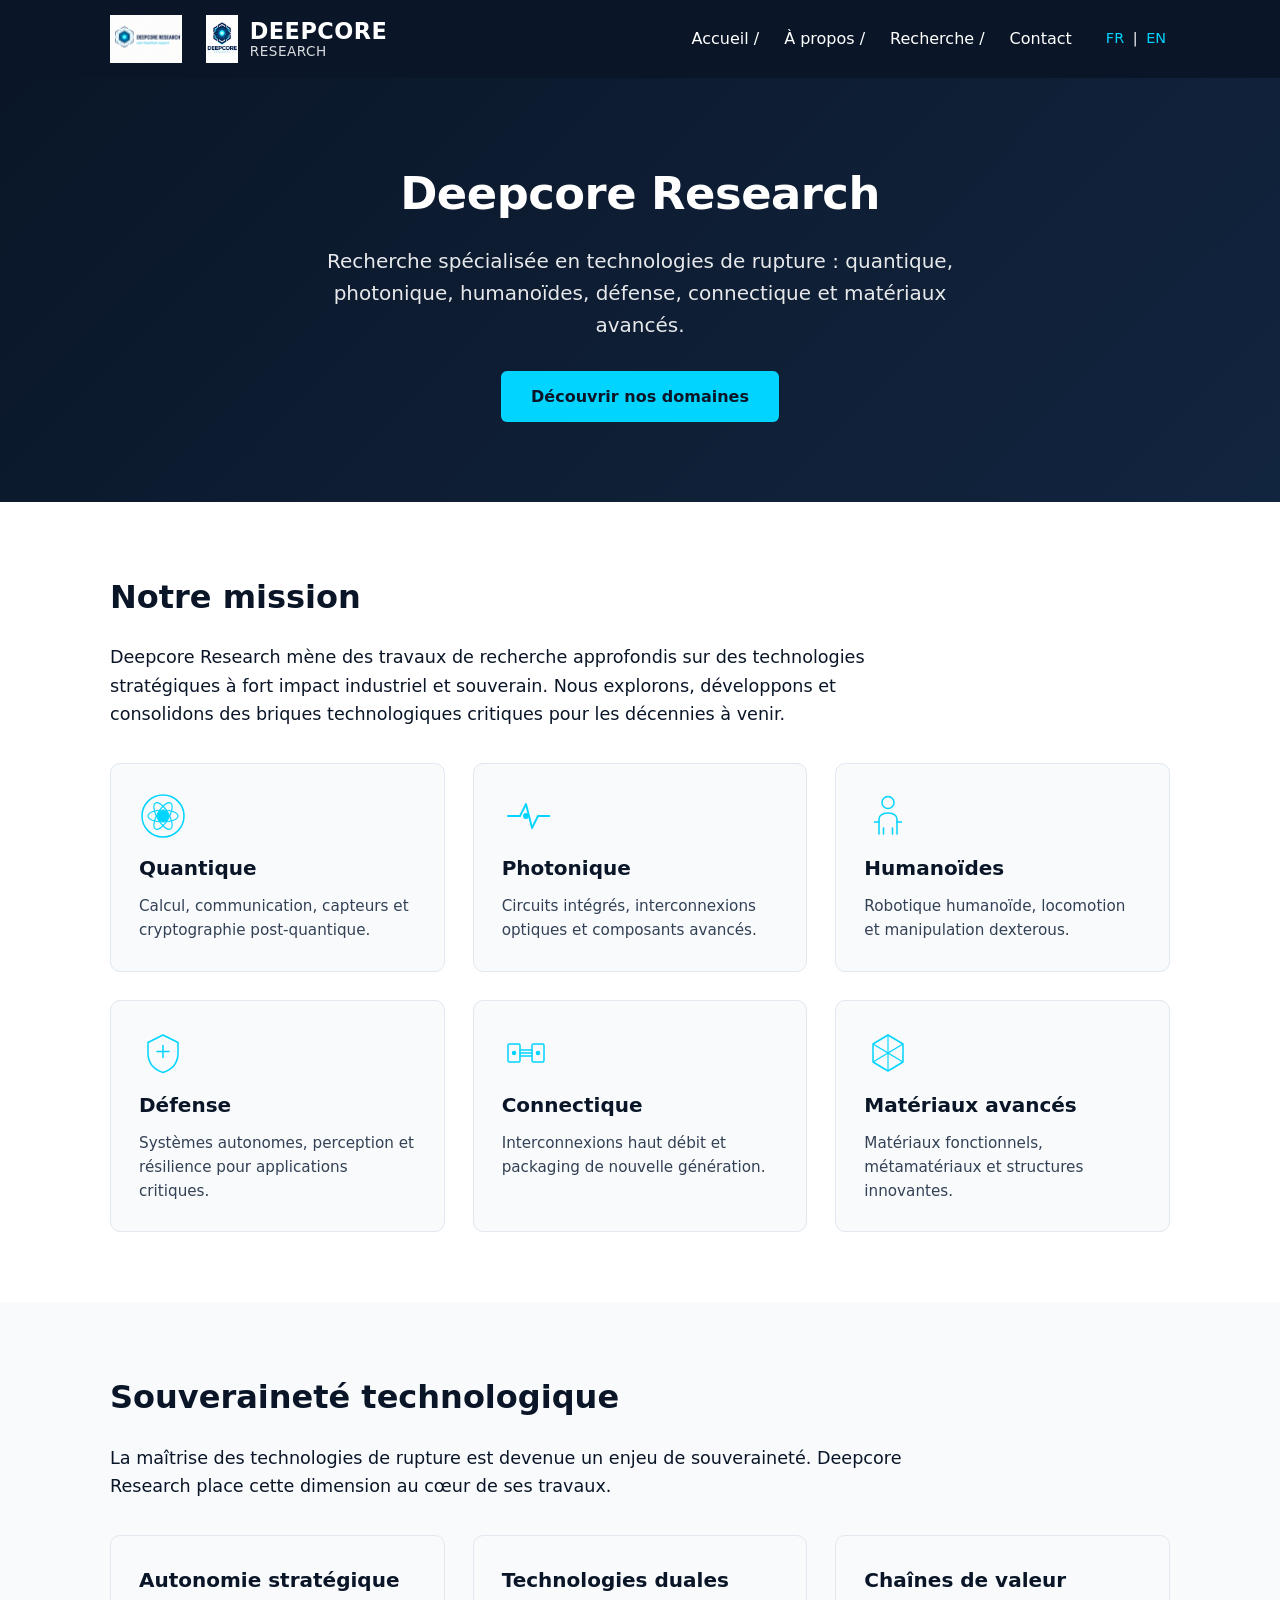
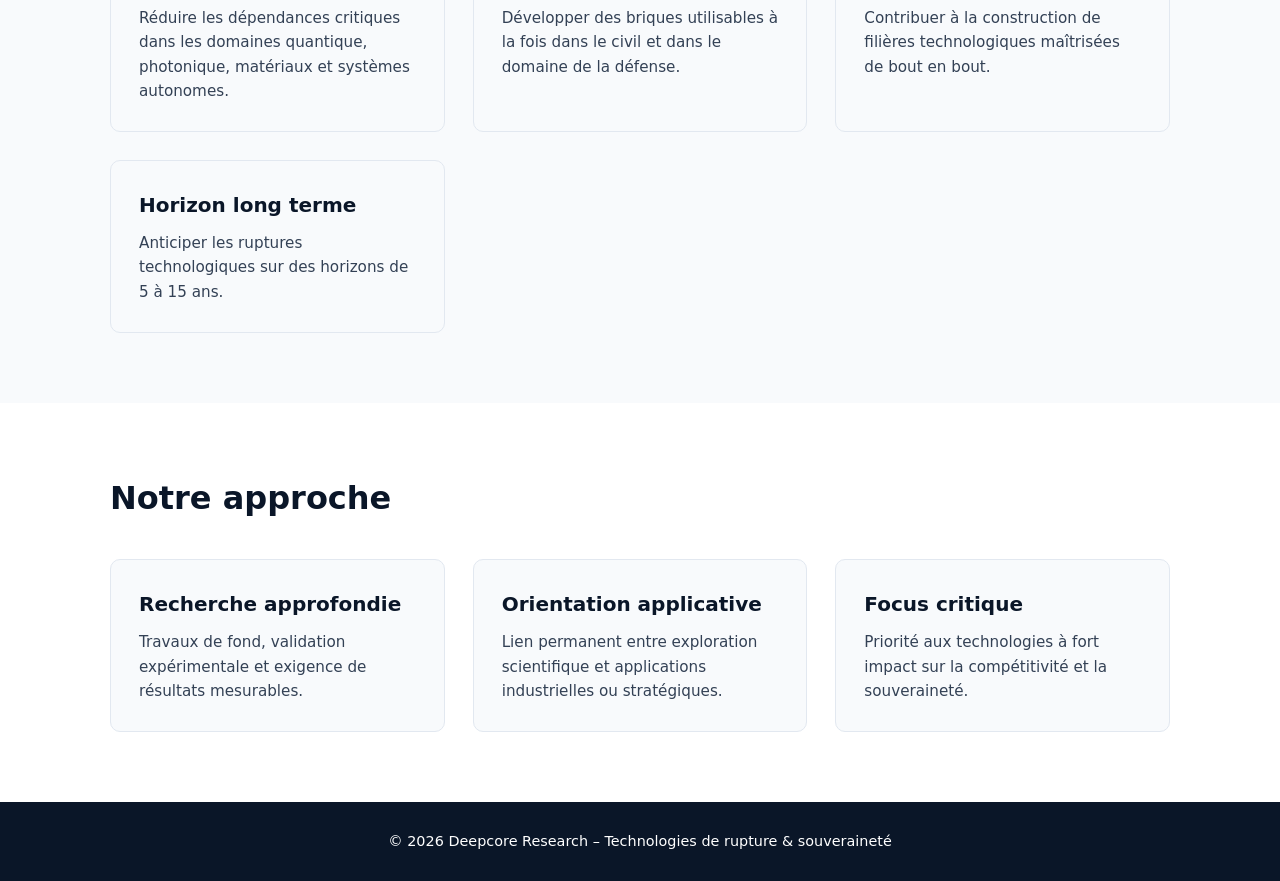
<file: index.html>
<!DOCTYPE html>
<html lang="fr">
<head>
  <meta charset="UTF-8">
  <meta name="viewport" content="width=device-width, initial-scale=1.0">
  <title>Deepcore Research – Technologies de rupture</title>
  <meta name="description" content="Deepcore Research – Recherche spécialisée en technologies de rupture : quantique, photonique, humanoïdes, défense, connectique et matériaux avancés. Souveraineté technologique.">
  <link rel="icon" href="favicon.svg" type="image/svg+xml">
  <link rel="stylesheet" href="css/style.css">
</head>
<body>

  <header>
    <div class="container header-content">
      <a href="index.html" class="logo">
         <img src="images/banniere.png" width="1000" alt="Deepcore Research">
        <p></p>
        <img src="images/logopng.JPG" alt="Deepcore Research">
        <div class="logo-text">
          DEEPCORE
          <span>RESEARCH</span>
        </div>
      </a>
      <nav>
        <a href="index.html">Accueil    /</a>
        <a href="about.html">À propos     /</a>
        <a href="research.html">Recherche    /</a>
        <a href="contact.html">Contact</a>
        <span class="lang-switch">
          <a href="index.html">FR</a> |
          <a href="en/index.html">EN</a>
        </span>
      </nav>
    </div>
  </header>

  <section class="hero">
    <div class="container">
      <h1>Deepcore Research</h1>
      <p>Recherche spécialisée en technologies de rupture : quantique, photonique, humanoïdes, défense, connectique et matériaux avancés.</p>
      <a href="research.html" class="btn">Découvrir nos domaines</a>
    </div>
  </section>

  <section>
    <div class="container">
      <h2>Notre mission</h2>
      <p style="max-width: 800px; margin-bottom: 10px; font-size: 1.1rem;">
        Deepcore Research mène des travaux de recherche approfondis sur des technologies stratégiques à fort impact industriel et souverain. Nous explorons, développons et consolidons des briques technologiques critiques pour les décennies à venir.
      </p>

      <div class="grid">
        <div class="card card-with-icon">
          <img src="images/icons/quantum.svg" alt="Quantique" class="card-icon">
          <h3>Quantique</h3>
          <p>Calcul, communication, capteurs et cryptographie post-quantique.</p>
        </div>
        <div class="card card-with-icon">
          <img src="images/icons/photonics.svg" alt="Photonique" class="card-icon">
          <h3>Photonique</h3>
          <p>Circuits intégrés, interconnexions optiques et composants avancés.</p>
        </div>
        <div class="card card-with-icon">
          <img src="images/icons/humanoids.svg" alt="Humanoïdes" class="card-icon">
          <h3>Humanoïdes</h3>
          <p>Robotique humanoïde, locomotion et manipulation dexterous.</p>
        </div>
        <div class="card card-with-icon">
          <img src="images/icons/defense.svg" alt="Défense" class="card-icon">
          <h3>Défense</h3>
          <p>Systèmes autonomes, perception et résilience pour applications critiques.</p>
        </div>
        <div class="card card-with-icon">
          <img src="images/icons/interconnects.svg" alt="Connectique" class="card-icon">
          <h3>Connectique</h3>
          <p>Interconnexions haut débit et packaging de nouvelle génération.</p>
        </div>
        <div class="card card-with-icon">
          <img src="images/icons/materials.svg" alt="Matériaux avancés" class="card-icon">
          <h3>Matériaux avancés</h3>
          <p>Matériaux fonctionnels, métamatériaux et structures innovantes.</p>
        </div>
      </div>
    </div>
  </section>

  <section style="background: #f8fafc;">
    <div class="container">
      <h2>Souveraineté technologique</h2>
      <p style="max-width: 800px; margin-bottom: 10px; font-size: 1.1rem;">
        La maîtrise des technologies de rupture est devenue un enjeu de souveraineté. Deepcore Research place cette dimension au cœur de ses travaux.
      </p>

      <div class="grid">
        <div class="card">
          <h3>Autonomie stratégique</h3>
          <p>Réduire les dépendances critiques dans les domaines quantique, photonique, matériaux et systèmes autonomes.</p>
        </div>
        <div class="card">
          <h3>Technologies duales</h3>
          <p>Développer des briques utilisables à la fois dans le civil et dans le domaine de la défense.</p>
        </div>
        <div class="card">
          <h3>Chaînes de valeur</h3>
          <p>Contribuer à la construction de filières technologiques maîtrisées de bout en bout.</p>
        </div>
        <div class="card">
          <h3>Horizon long terme</h3>
          <p>Anticiper les ruptures technologiques sur des horizons de 5 à 15 ans.</p>
        </div>
      </div>
    </div>
  </section>

  <section>
    <div class="container">
      <h2>Notre approche</h2>
      <div class="grid">
        <div class="card">
          <h3>Recherche approfondie</h3>
          <p>Travaux de fond, validation expérimentale et exigence de résultats mesurables.</p>
        </div>
        <div class="card">
          <h3>Orientation applicative</h3>
          <p>Lien permanent entre exploration scientifique et applications industrielles ou stratégiques.</p>
        </div>
        <div class="card">
          <h3>Focus critique</h3>
          <p>Priorité aux technologies à fort impact sur la compétitivité et la souveraineté.</p>
        </div>
      </div>
    </div>
  </section>

  <footer>
    <div class="container">
      <p>© 2026 Deepcore Research – Technologies de rupture & souveraineté</p>
    </div>
  </footer>

</body>
</html>
</file>
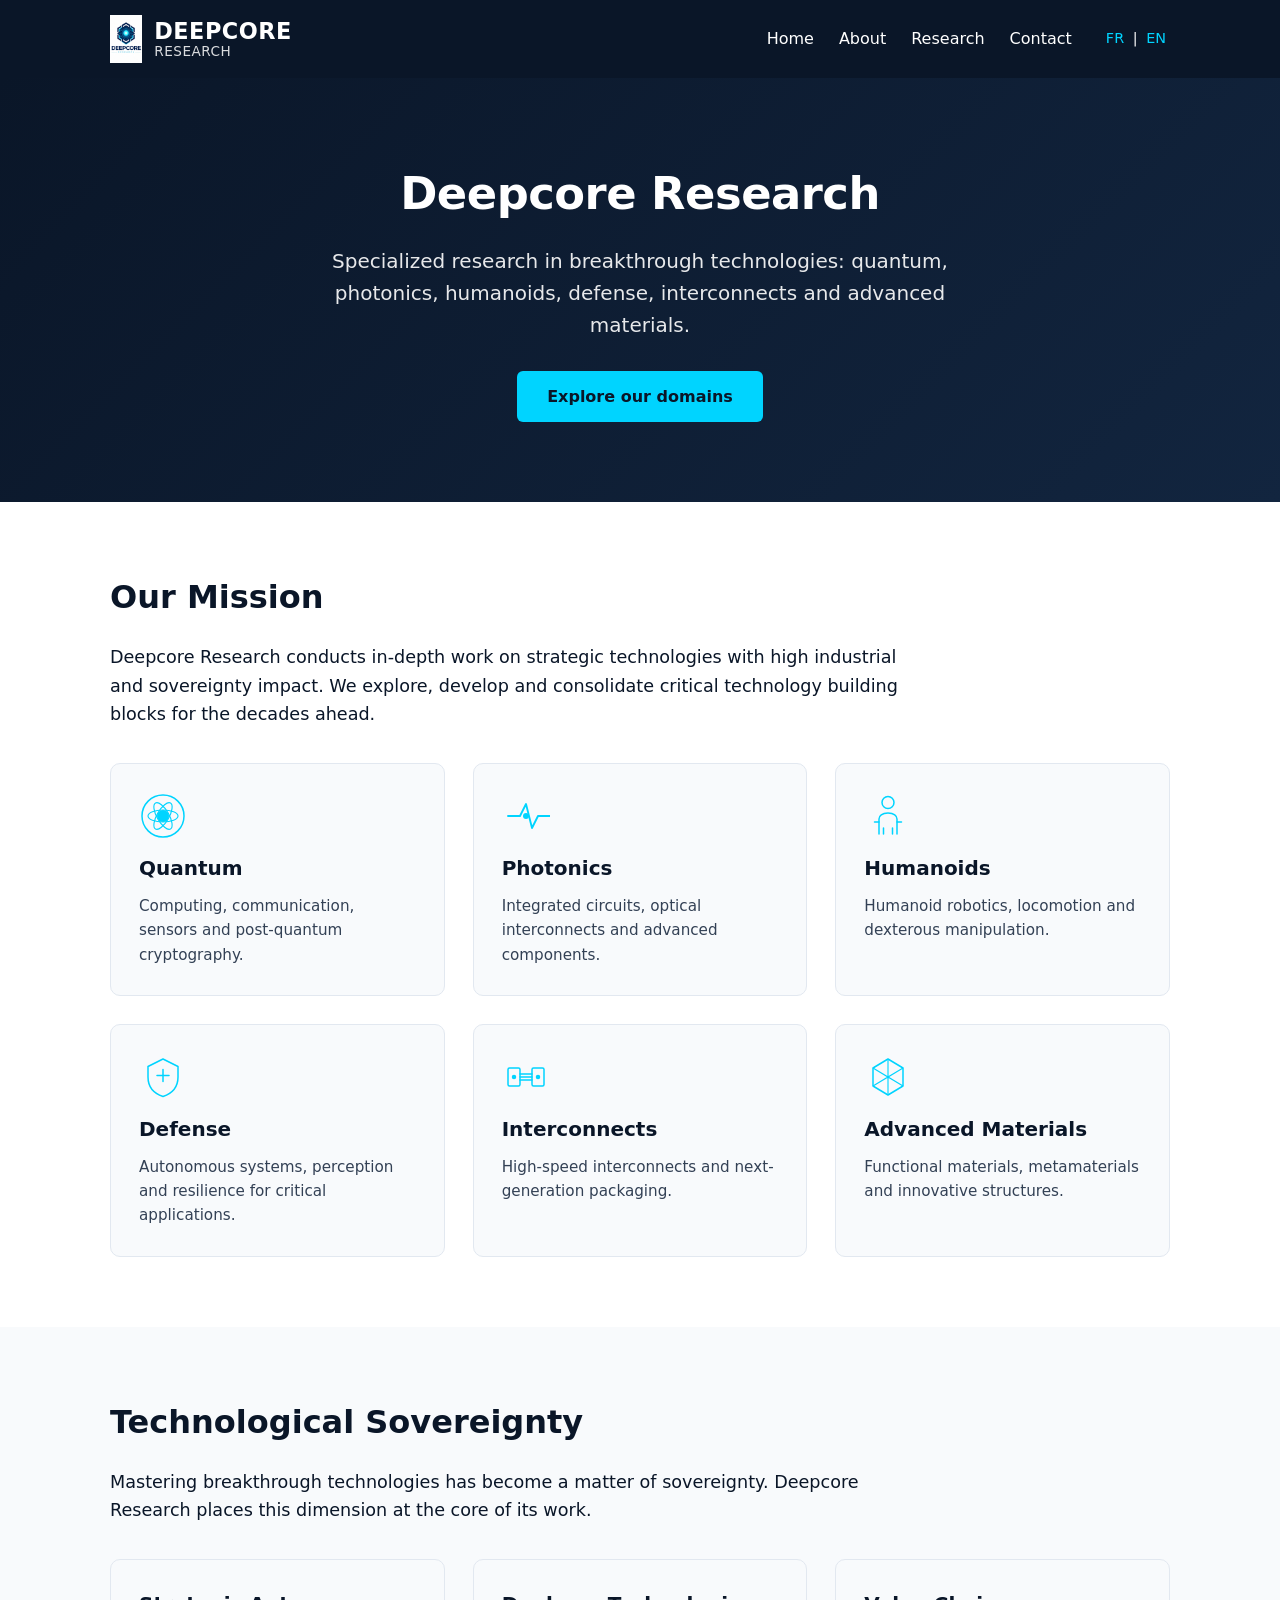
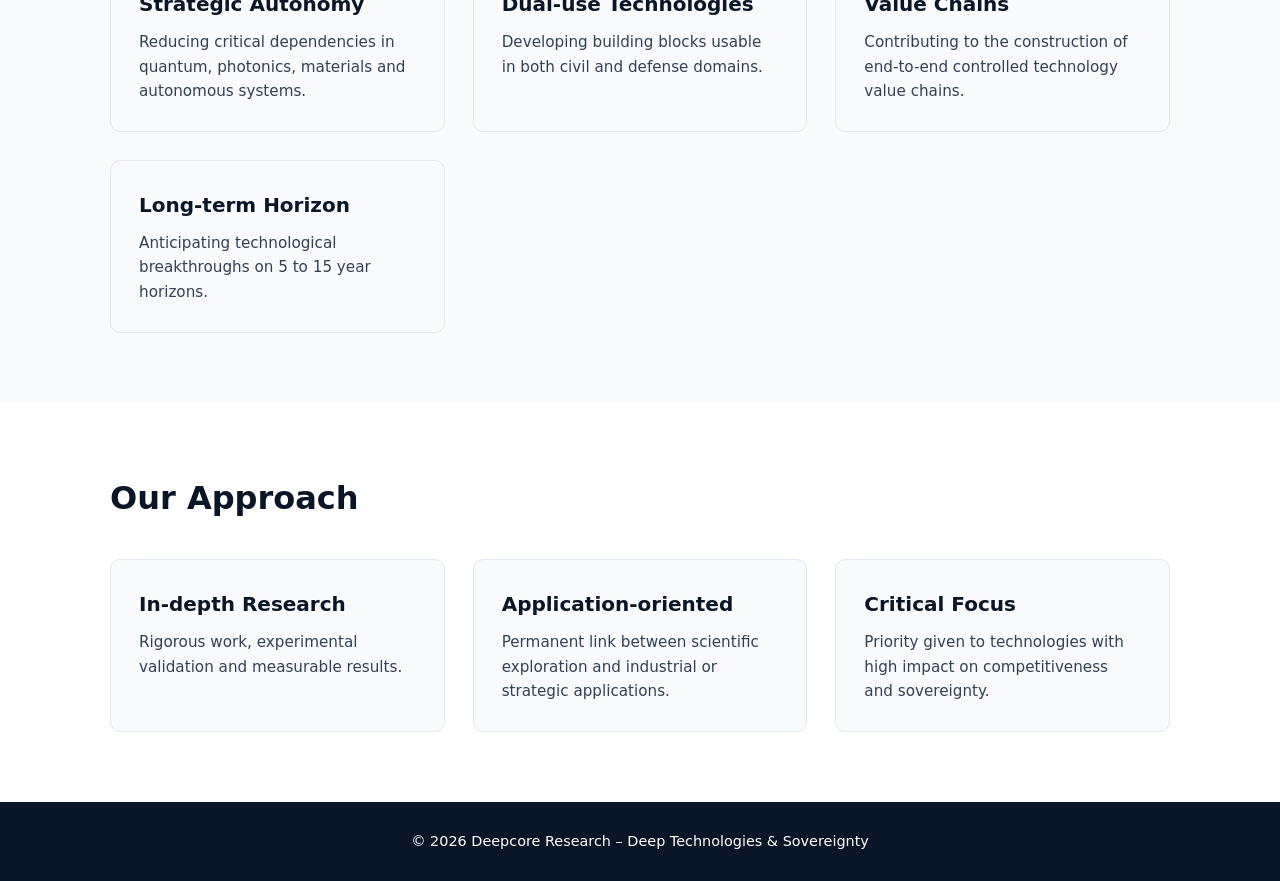
<file: en/index.html>
<!DOCTYPE html>
<html lang="en">
<head>
  <meta charset="UTF-8">
  <meta name="viewport" content="width=device-width, initial-scale=1.0">
  <title>Deepcore Research – Deep Technologies</title>
  <meta name="description" content="Deepcore Research – Specialized research in breakthrough technologies: quantum, photonics, humanoids, defense, interconnects and advanced materials. Technological sovereignty.">
  <link rel="icon" href="../favicon.svg" type="image/svg+xml">
  <link rel="stylesheet" href="../css/style.css">
</head>
<body>

  <header>
    <div class="container header-content">
      <a href="index.html" class="logo">
        <img src="../images/logopng.JPG" alt="Deepcore Research">
        <div class="logo-text">
          DEEPCORE
          <span>RESEARCH</span>
        </div>
      </a>
      <nav>
        <a href="index.html">Home</a>
        <a href="about.html">About</a>
        <a href="research.html">Research</a>
        <a href="contact.html">Contact</a>
        <span class="lang-switch">
          <a href="../index.html">FR</a> |
          <a href="index.html">EN</a>
        </span>
      </nav>
    </div>
  </header>

  <section class="hero">
    <div class="container">
      <h1>Deepcore Research</h1>
      <p>Specialized research in breakthrough technologies: quantum, photonics, humanoids, defense, interconnects and advanced materials.</p>
      <a href="research.html" class="btn">Explore our domains</a>
    </div>
  </section>

  <section>
    <div class="container">
      <h2>Our Mission</h2>
      <p style="max-width: 800px; margin-bottom: 10px; font-size: 1.1rem;">
        Deepcore Research conducts in-depth work on strategic technologies with high industrial and sovereignty impact. We explore, develop and consolidate critical technology building blocks for the decades ahead.
      </p>

      <div class="grid">
        <div class="card card-with-icon">
          <img src="../images/icons/quantum.svg" alt="Quantum" class="card-icon">
          <h3>Quantum</h3>
          <p>Computing, communication, sensors and post-quantum cryptography.</p>
        </div>
        <div class="card card-with-icon">
          <img src="../images/icons/photonics.svg" alt="Photonics" class="card-icon">
          <h3>Photonics</h3>
          <p>Integrated circuits, optical interconnects and advanced components.</p>
        </div>
        <div class="card card-with-icon">
          <img src="../images/icons/humanoids.svg" alt="Humanoids" class="card-icon">
          <h3>Humanoids</h3>
          <p>Humanoid robotics, locomotion and dexterous manipulation.</p>
        </div>
        <div class="card card-with-icon">
          <img src="../images/icons/defense.svg" alt="Defense" class="card-icon">
          <h3>Defense</h3>
          <p>Autonomous systems, perception and resilience for critical applications.</p>
        </div>
        <div class="card card-with-icon">
          <img src="../images/icons/interconnects.svg" alt="Interconnects" class="card-icon">
          <h3>Interconnects</h3>
          <p>High-speed interconnects and next-generation packaging.</p>
        </div>
        <div class="card card-with-icon">
          <img src="../images/icons/materials.svg" alt="Advanced Materials" class="card-icon">
          <h3>Advanced Materials</h3>
          <p>Functional materials, metamaterials and innovative structures.</p>
        </div>
      </div>
    </div>
  </section>

  <section style="background: #f8fafc;">
    <div class="container">
      <h2>Technological Sovereignty</h2>
      <p style="max-width: 800px; margin-bottom: 10px; font-size: 1.1rem;">
        Mastering breakthrough technologies has become a matter of sovereignty. Deepcore Research places this dimension at the core of its work.
      </p>

      <div class="grid">
        <div class="card">
          <h3>Strategic Autonomy</h3>
          <p>Reducing critical dependencies in quantum, photonics, materials and autonomous systems.</p>
        </div>
        <div class="card">
          <h3>Dual-use Technologies</h3>
          <p>Developing building blocks usable in both civil and defense domains.</p>
        </div>
        <div class="card">
          <h3>Value Chains</h3>
          <p>Contributing to the construction of end-to-end controlled technology value chains.</p>
        </div>
        <div class="card">
          <h3>Long-term Horizon</h3>
          <p>Anticipating technological breakthroughs on 5 to 15 year horizons.</p>
        </div>
      </div>
    </div>
  </section>

  <section>
    <div class="container">
      <h2>Our Approach</h2>
      <div class="grid">
        <div class="card">
          <h3>In-depth Research</h3>
          <p>Rigorous work, experimental validation and measurable results.</p>
        </div>
        <div class="card">
          <h3>Application-oriented</h3>
          <p>Permanent link between scientific exploration and industrial or strategic applications.</p>
        </div>
        <div class="card">
          <h3>Critical Focus</h3>
          <p>Priority given to technologies with high impact on competitiveness and sovereignty.</p>
        </div>
      </div>
    </div>
  </section>

  <footer>
    <div class="container">
      <p>© 2026 Deepcore Research – Deep Technologies & Sovereignty</p>
    </div>
  </footer>

</body>
</html>
</file>
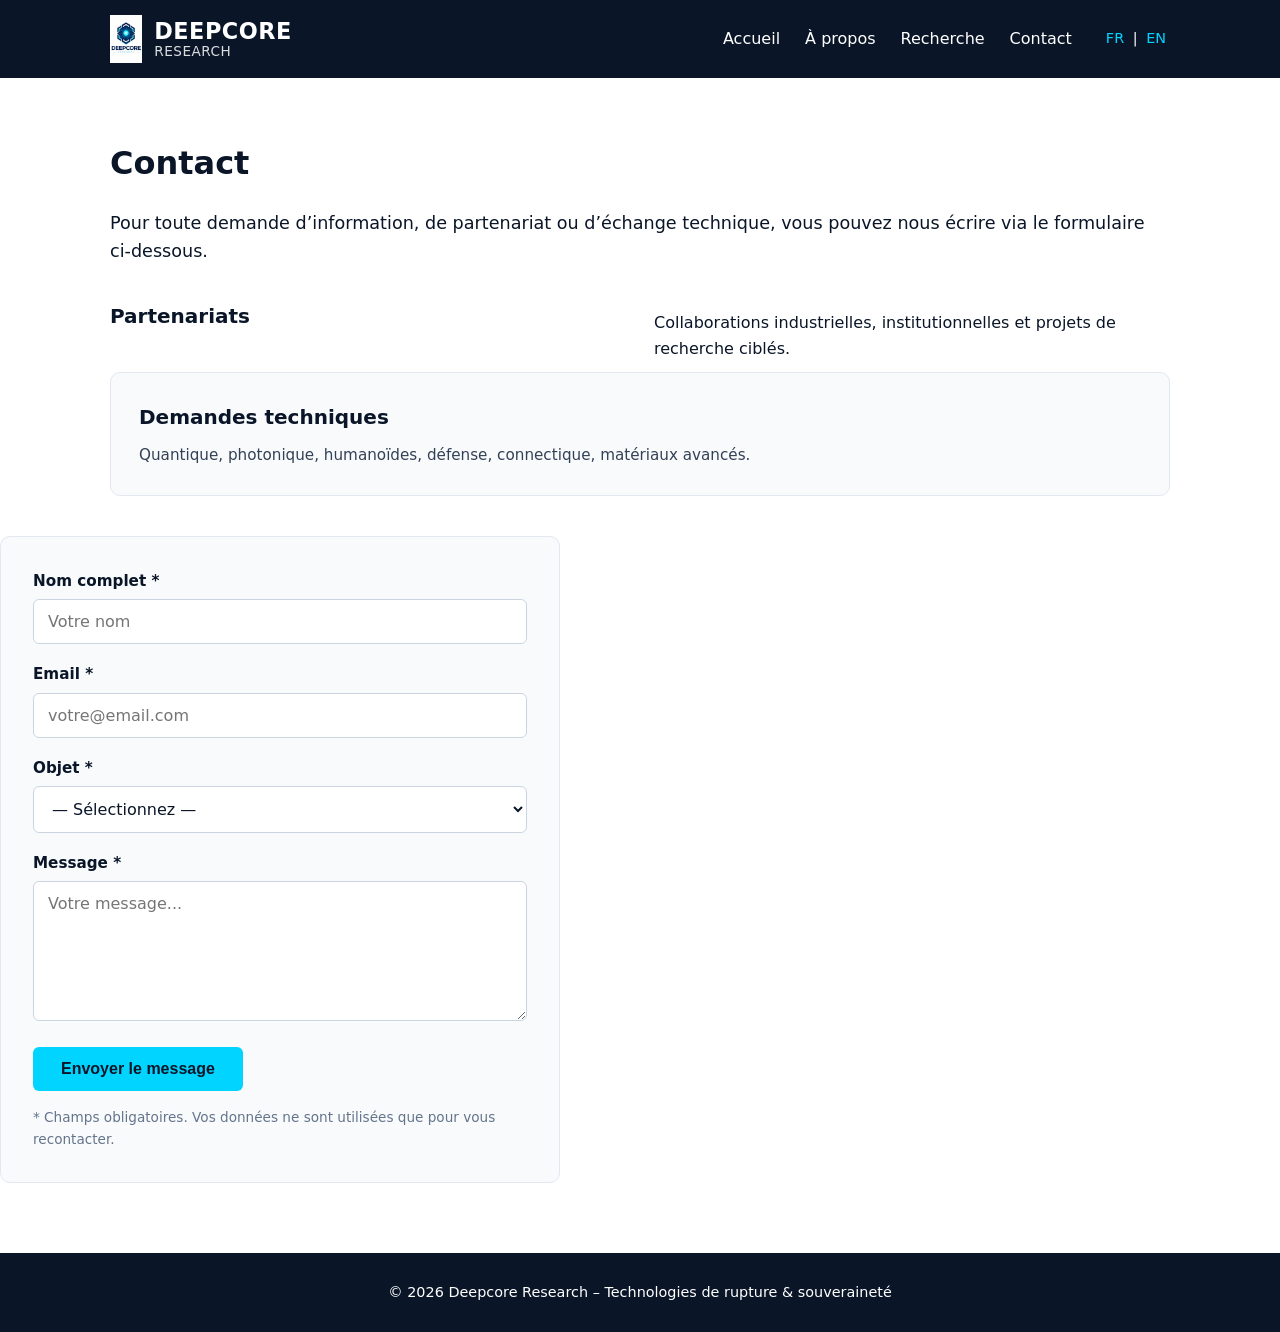
<file: contact.html>
<!DOCTYPE html>
<html lang="fr">
<head>
  <meta charset="UTF-8">
  <meta name="viewport" content="width=device-width, initial-scale=1.0">
  <title>Contact – Deepcore Research</title>
  <meta name="description" content="Contactez Deepcore Research pour partenariats, demandes techniques ou informations.">
  <link rel="icon" href="favicon.svg" type="image/svg+xml">
  <link rel="stylesheet" href="css/style.css">
</head>
<body>

  <header>
    <div class="container header-content">
      <a href="index.html" class="logo">
        <img src="images/logopng.JPG" alt="Deepcore Research">
        <div class="logo-text">
          DEEPCORE
          <span>RESEARCH</span>
        </div>
      </a>
      <nav>
        <a href="index.html">Accueil</a>
        <a href="about.html">À propos</a>
        <a href="research.html">Recherche</a>
        <a href="contact.html">Contact</a>
        <span class="lang-switch">
          <a href="contact.html">FR</a> |
          <a href="en/contact.html">EN</a>
        </span>
      </nav>
    </div>
  </header>

  <section style="padding-top: 60px;">
    <div class="container">
      <h2>Contact</h2>
      <p style="margin-bottom: 20px; font-size: 1.1rem;">
        Pour toute demande d’information, de partenariat ou d’échange technique, vous pouvez nous écrire via le formulaire ci-dessous.
      </p>

      <div class="grid" style="margin-bottom: 10px;">
          <h3>Partenariats</h3>
          <p style="margin-top: 10px;">
            Collaborations industrielles, institutionnelles et projets de recherche ciblés.
          </p>
        </div>
        <div class="card">
          <h3>Demandes techniques</h3>
          <p style="margin-top: 10px;">
            Quantique, photonique, humanoïdes, défense, connectique, matériaux avancés.
          </p>
        </div>
      </div>

      <form class="contact-form" action="https://formspree.io/f/xzedlanj" method="POST">
        <label for="name">Nom complet *</label>
        <input type="text" id="name" name="name" required placeholder="Votre nom">

        <label for="email">Email *</label>
        <input type="email" id="email" name="email" required placeholder="votre@email.com">

        <label for="subject">Objet *</label>
        <select id="subject" name="subject" required>
          <option value="">— Sélectionnez —</option>
          <option value="Commander un guide">Commmander un guide (Pdf, ebook, broché)</option>
          <option value="Commander une recherche privée">Commander une recherche privée</option>
          <option value="Demande technique">Demande technique</option>
          <option value="Information générale">Information générale</option>
          <option value="Autre">Autre</option>
        </select>

        <label for="message">Message *</label>
        <textarea id="message" name="message" required placeholder="Votre message..."></textarea>

        <input type="text" name="_gotcha" style="display:none">

        <button type="submit">Envoyer le message</button>

        <p class="form-note">
          * Champs obligatoires. Vos données ne sont utilisées que pour vous recontacter.
        </p>
      </form>
    </div>
  </section>

  <footer>
    <div class="container">
      <p>© 2026 Deepcore Research – Technologies de rupture & souveraineté</p>
    </div>
  </footer>

</body>
</html>
</file>
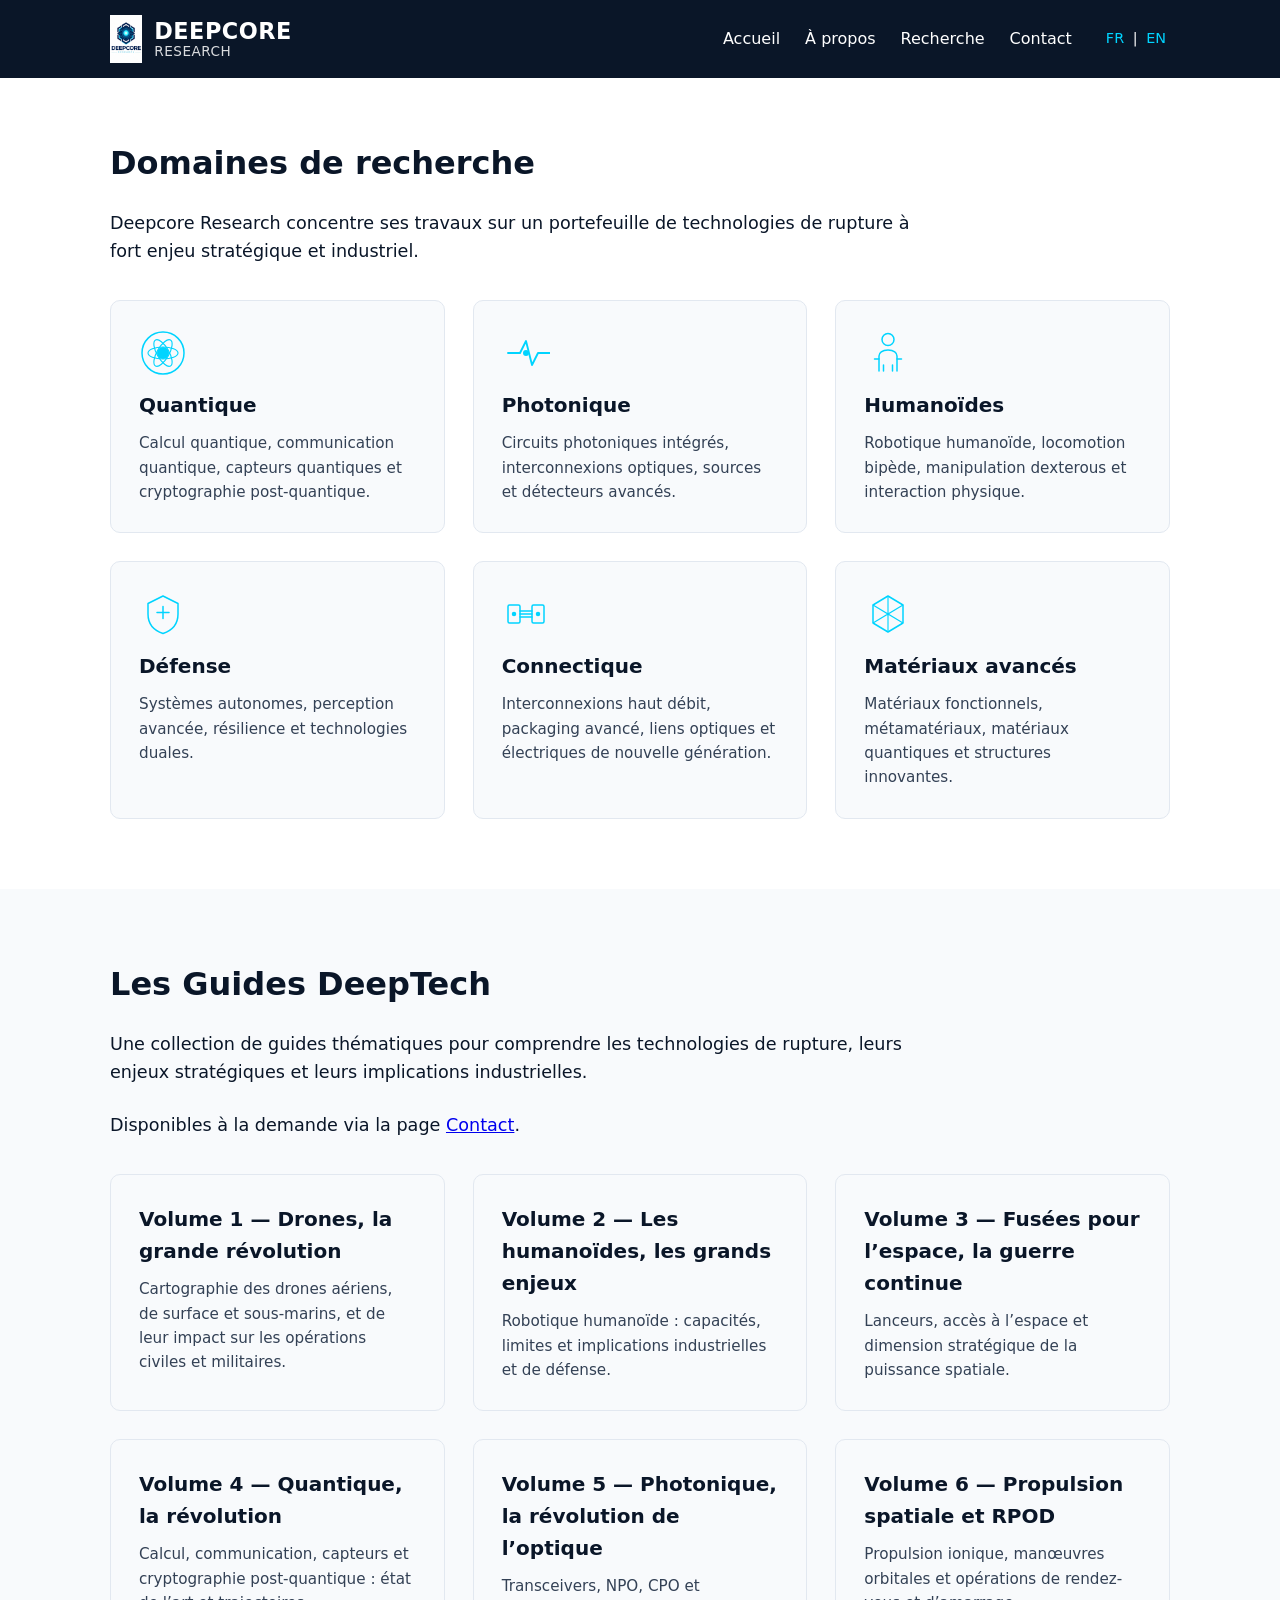
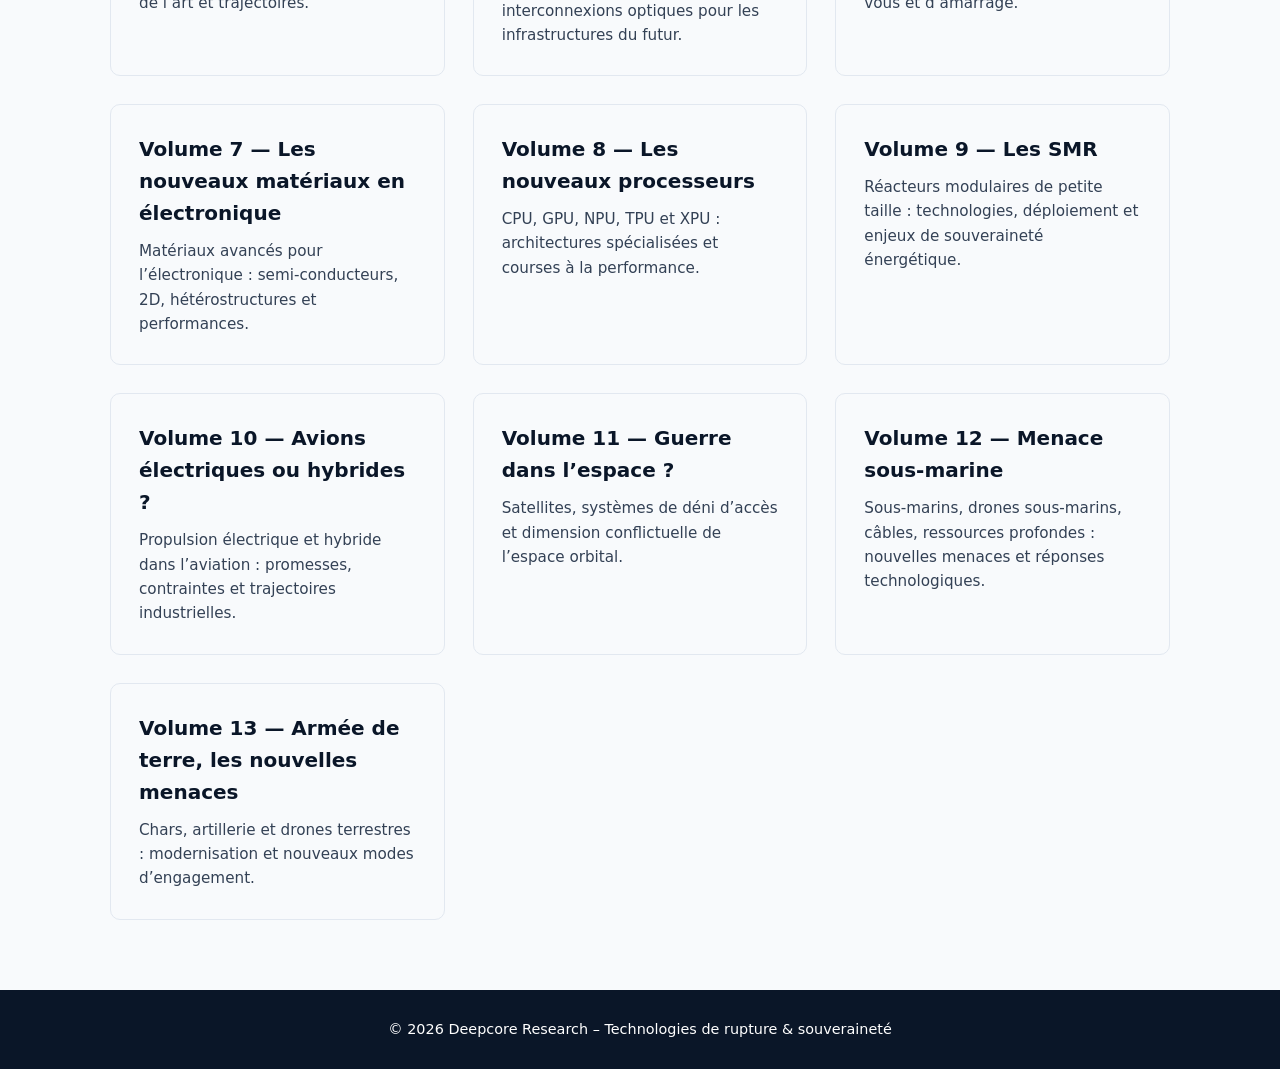
<file: research.html>
<!DOCTYPE html>
<html lang="fr">
<head>
  <meta charset="UTF-8">
  <meta name="viewport" content="width=device-width, initial-scale=1.0">
  <title>Recherche – Deepcore Research</title>
  <meta name="description" content="Domaines de recherche et Guides DeepTech Deepcore Research : drones, humanoïdes, quantique, photonique, défense, SMR et plus.">
  <link rel="icon" href="favicon.svg" type="image/svg+xml">
  <link rel="stylesheet" href="css/style.css">
</head>
<body>

  <header>
    <div class="container header-content">
      <a href="index.html" class="logo">
        <img src="images/logopng.JPG" alt="Deepcore Research">
        <div class="logo-text">
          DEEPCORE
          <span>RESEARCH</span>
        </div>
      </a>
      <nav>
        <a href="index.html">Accueil</a>
        <a href="about.html">À propos</a>
        <a href="research.html">Recherche</a>
        <a href="contact.html">Contact</a>
        <span class="lang-switch">
          <a href="research.html">FR</a> |
          <a href="en/research.html">EN</a>
        </span>
      </nav>
    </div>
  </header>

  <section style="padding-top: 60px;">
    <div class="container">
      <h2>Domaines de recherche</h2>
      <p style="margin-bottom: 15px; font-size: 1.1rem; max-width: 800px;">
        Deepcore Research concentre ses travaux sur un portefeuille de technologies de rupture à fort enjeu stratégique et industriel.
      </p>

      <div class="grid">
        <div class="card card-with-icon">
          <img src="images/icons/quantum.svg" alt="Quantique" class="card-icon">
          <h3>Quantique</h3>
          <p>Calcul quantique, communication quantique, capteurs quantiques et cryptographie post-quantique.</p>
        </div>
        <div class="card card-with-icon">
          <img src="images/icons/photonics.svg" alt="Photonique" class="card-icon">
          <h3>Photonique</h3>
          <p>Circuits photoniques intégrés, interconnexions optiques, sources et détecteurs avancés.</p>
        </div>
        <div class="card card-with-icon">
          <img src="images/icons/humanoids.svg" alt="Humanoïdes" class="card-icon">
          <h3>Humanoïdes</h3>
          <p>Robotique humanoïde, locomotion bipède, manipulation dexterous et interaction physique.</p>
        </div>
        <div class="card card-with-icon">
          <img src="images/icons/defense.svg" alt="Défense" class="card-icon">
          <h3>Défense</h3>
          <p>Systèmes autonomes, perception avancée, résilience et technologies duales.</p>
        </div>
        <div class="card card-with-icon">
          <img src="images/icons/interconnects.svg" alt="Connectique" class="card-icon">
          <h3>Connectique</h3>
          <p>Interconnexions haut débit, packaging avancé, liens optiques et électriques de nouvelle génération.</p>
        </div>
        <div class="card card-with-icon">
          <img src="images/icons/materials.svg" alt="Matériaux avancés" class="card-icon">
          <h3>Matériaux avancés</h3>
          <p>Matériaux fonctionnels, métamatériaux, matériaux quantiques et structures innovantes.</p>
        </div>
      </div>
    </div>
  </section>

  <section style="background: #f8fafc;">
    <div class="container">
      <h2>Les Guides DeepTech</h2>
      <p style="margin-bottom: 25px; font-size: 1.1rem; max-width: 800px;">
        Une collection de guides thématiques pour comprendre les technologies de rupture, leurs enjeux stratégiques et leurs implications industrielles.
      </p>
<p style="margin-bottom: 25px; font-size: 1.1rem; max-width: 800px;">
        Disponibles à la demande via la page <a href="contact.html">Contact</a>.
      </p>
      <div class="grid">
        <div class="card">
          <h3>Volume 1 — Drones, la grande révolution</h3>
          <p>Cartographie des drones aériens, de surface et sous-marins, et de leur impact sur les opérations civiles et militaires.</p>
        </div>
        <div class="card">
          <h3>Volume 2 — Les humanoïdes, les grands enjeux</h3>
          <p>Robotique humanoïde : capacités, limites et implications industrielles et de défense.</p>
        </div>
        <div class="card">
          <h3>Volume 3 — Fusées pour l’espace, la guerre continue</h3>
          <p>Lanceurs, accès à l’espace et dimension stratégique de la puissance spatiale.</p>
        </div>
        <div class="card">
          <h3>Volume 4 — Quantique, la révolution</h3>
          <p>Calcul, communication, capteurs et cryptographie post-quantique : état de l’art et trajectoires.</p>
        </div>
        <div class="card">
          <h3>Volume 5 — Photonique, la révolution de l’optique</h3>
          <p>Transceivers, NPO, CPO et interconnexions optiques pour les infrastructures du futur.</p>
        </div>
        <div class="card">
          <h3>Volume 6 — Propulsion spatiale et RPOD</h3>
          <p>Propulsion ionique, manœuvres orbitales et opérations de rendez-vous et d’amarrage.</p>
        </div>
        <div class="card">
          <h3>Volume 7 — Les nouveaux matériaux en électronique</h3>
          <p>Matériaux avancés pour l’électronique : semi-conducteurs, 2D, hétérostructures et performances.</p>
        </div>
        <div class="card">
          <h3>Volume 8 — Les nouveaux processeurs</h3>
          <p>CPU, GPU, NPU, TPU et XPU : architectures spécialisées et courses à la performance.</p>
        </div>
        <div class="card">
          <h3>Volume 9 — Les SMR</h3>
          <p>Réacteurs modulaires de petite taille : technologies, déploiement et enjeux de souveraineté énergétique.</p>
        </div>
        <div class="card">
          <h3>Volume 10 — Avions électriques ou hybrides ?</h3>
          <p>Propulsion électrique et hybride dans l’aviation : promesses, contraintes et trajectoires industrielles.</p>
        </div>
        <div class="card">
          <h3>Volume 11 — Guerre dans l’espace ?</h3>
          <p>Satellites, systèmes de déni d’accès et dimension conflictuelle de l’espace orbital.</p>
        </div>
        <div class="card">
          <h3>Volume 12 — Menace sous-marine</h3>
          <p>Sous-marins, drones sous-marins, câbles, ressources profondes : nouvelles menaces et réponses technologiques.</p>
        </div>
        <div class="card">
          <h3>Volume 13 — Armée de terre, les nouvelles menaces</h3>
          <p>Chars, artillerie et drones terrestres : modernisation et nouveaux modes d’engagement.</p>
        </div>
      </div>
    </div>
  </section>

  <footer>
    <div class="container">
      <p>© 2026 Deepcore Research – Technologies de rupture & souveraineté</p>
    </div>
  </footer>

</body>
</html>
</file>
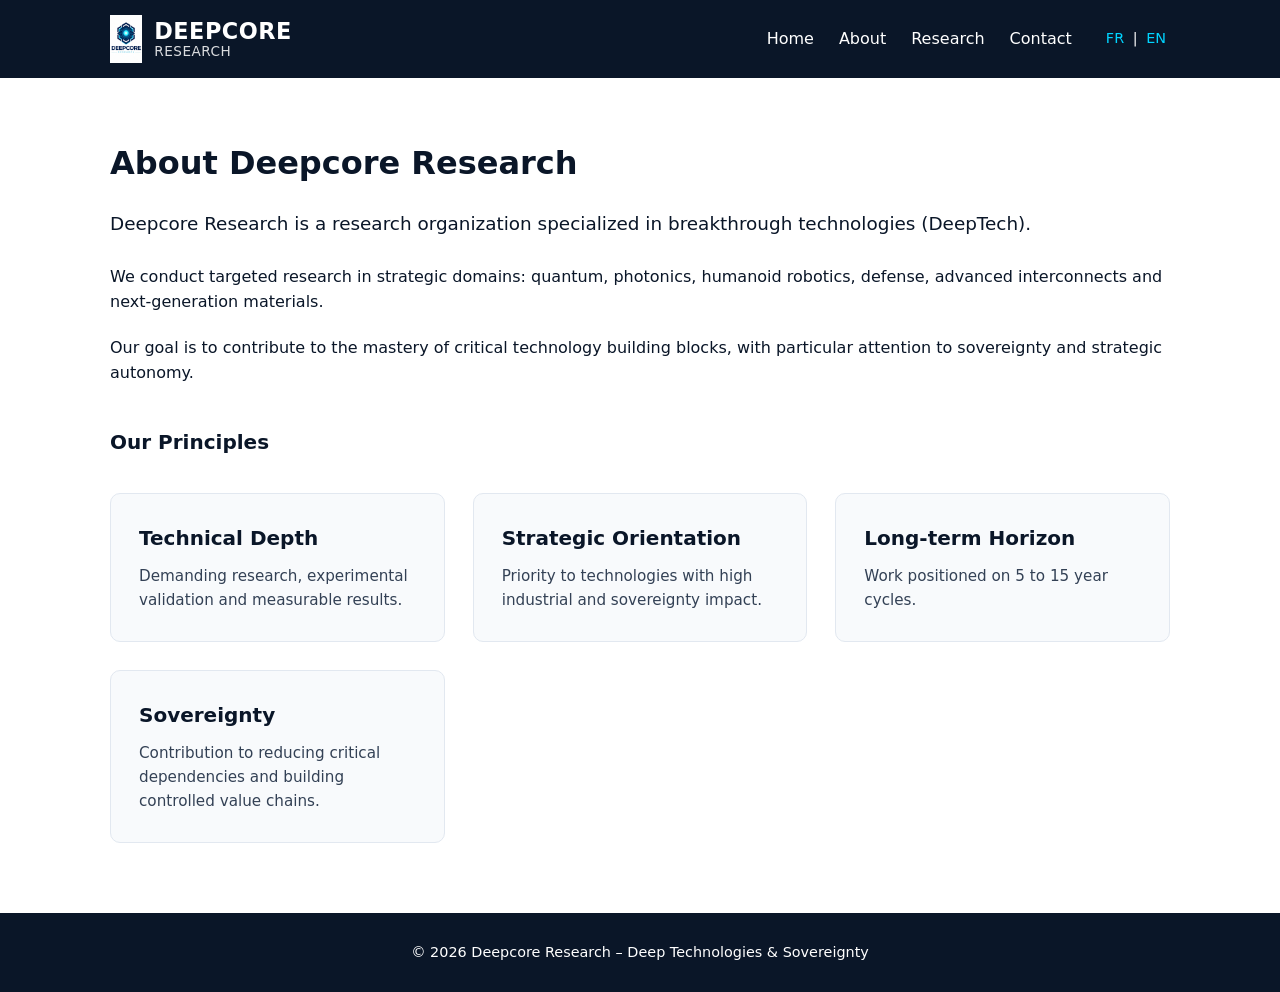
<file: en/about.html>
<!DOCTYPE html>
<html lang="en">
<head>
  <meta charset="UTF-8">
  <meta name="viewport" content="width=device-width, initial-scale=1.0">
  <title>About – Deepcore Research</title>
  <meta name="description" content="About Deepcore Research – Research organization specialized in breakthrough technologies and technological sovereignty.">
  <link rel="icon" href="../favicon.svg" type="image/svg+xml">
  <link rel="stylesheet" href="../css/style.css">
</head>
<body>

  <header>
    <div class="container header-content">
      <a href="index.html" class="logo">
        <img src="../images/logopng.JPG" alt="Deepcore Research">
        <div class="logo-text">
          DEEPCORE
          <span>RESEARCH</span>
        </div>
      </a>
      <nav>
        <a href="index.html">Home</a>
        <a href="about.html">About</a>
        <a href="research.html">Research</a>
        <a href="contact.html">Contact</a>
        <span class="lang-switch">
          <a href="../about.html">FR</a> |
          <a href="about.html">EN</a>
        </span>
      </nav>
    </div>
  </header>

  <section style="padding-top: 60px;">
    <div class="container">
      <h2>About Deepcore Research</h2>
      
      <p style="margin-bottom: 25px; font-size: 1.15rem;">
        Deepcore Research is a research organization specialized in breakthrough technologies (DeepTech).
      </p>

      <p style="margin-bottom: 20px;">
        We conduct targeted research in strategic domains: quantum, photonics, humanoid robotics, defense, advanced interconnects and next-generation materials.
      </p>

      <p style="margin-bottom: 20px;">
        Our goal is to contribute to the mastery of critical technology building blocks, with particular attention to sovereignty and strategic autonomy.
      </p>

      <h3 style="margin-top: 40px; margin-bottom: 15px;">Our Principles</h3>
      <div class="grid">
        <div class="card">
          <h3>Technical Depth</h3>
          <p>Demanding research, experimental validation and measurable results.</p>
        </div>
        <div class="card">
          <h3>Strategic Orientation</h3>
          <p>Priority to technologies with high industrial and sovereignty impact.</p>
        </div>
        <div class="card">
          <h3>Long-term Horizon</h3>
          <p>Work positioned on 5 to 15 year cycles.</p>
        </div>
        <div class="card">
          <h3>Sovereignty</h3>
          <p>Contribution to reducing critical dependencies and building controlled value chains.</p>
        </div>
      </div>
    </div>
  </section>

  <footer>
    <div class="container">
      <p>© 2026 Deepcore Research – Deep Technologies & Sovereignty</p>
    </div>
  </footer>

</body>
</html>
</file>
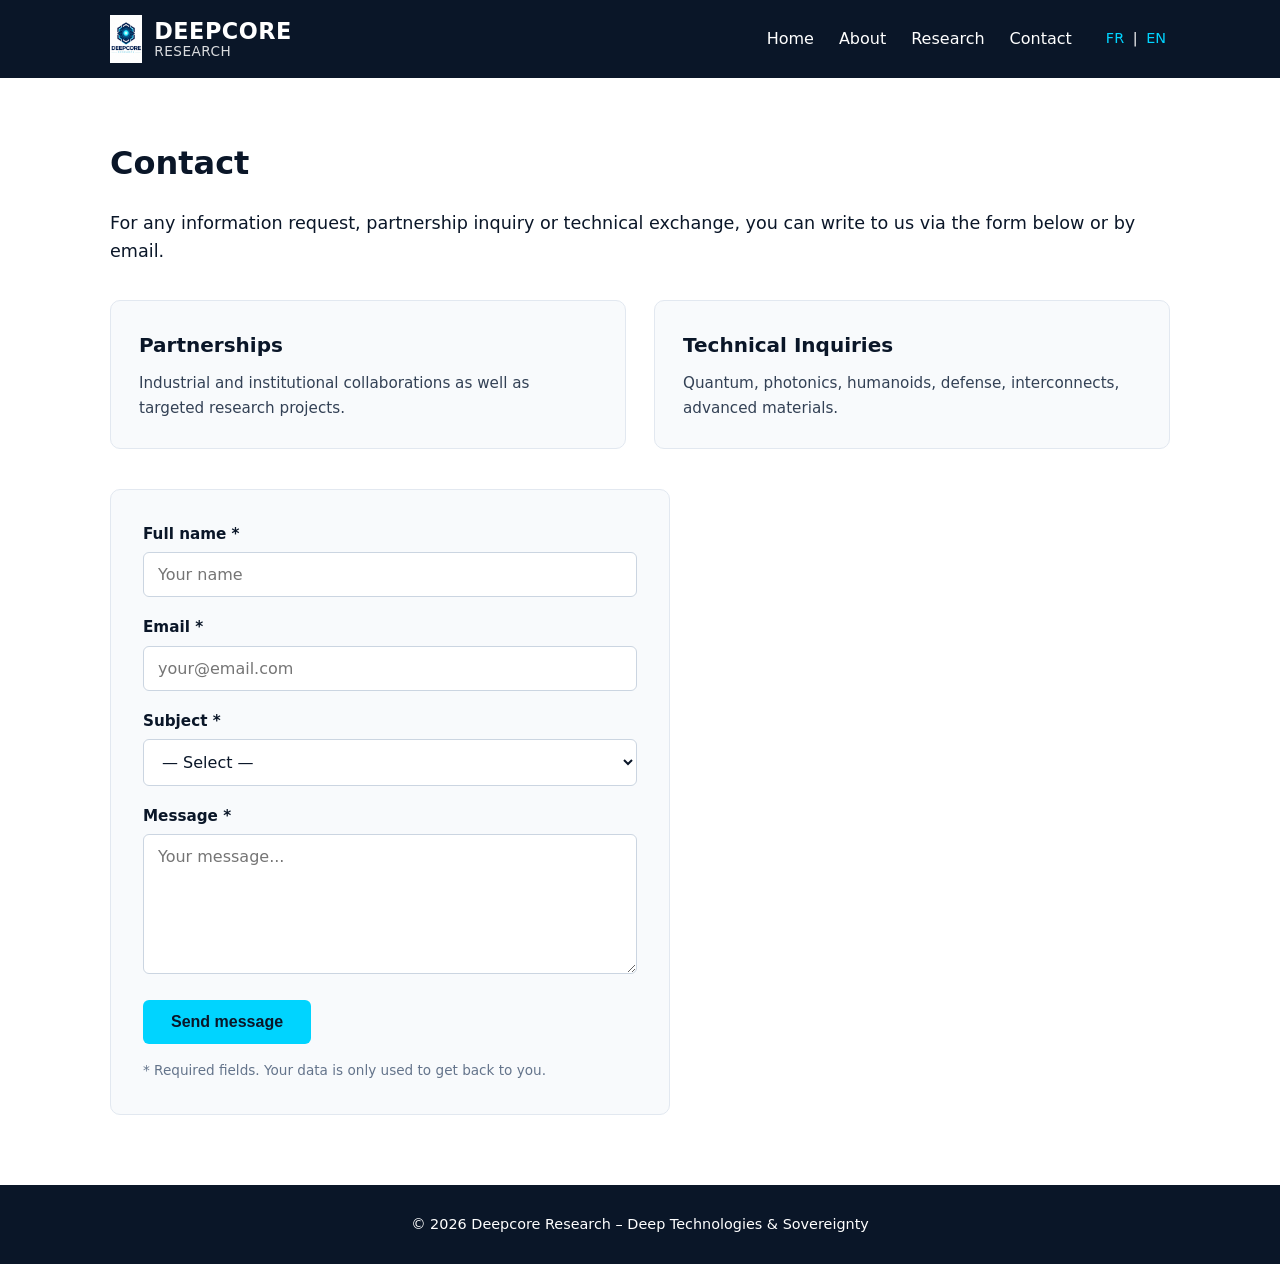
<file: en/contact.html>
<!DOCTYPE html>
<html lang="en">
<head>
  <meta charset="UTF-8">
  <meta name="viewport" content="width=device-width, initial-scale=1.0">
  <title>Contact – Deepcore Research</title>
  <meta name="description" content="Contact Deepcore Research for partnerships, technical inquiries or information.">
  <link rel="icon" href="../favicon.svg" type="image/svg+xml">
  <link rel="stylesheet" href="../css/style.css">
</head>
<body>

  <header>
    <div class="container header-content">
      <a href="index.html" class="logo">
        <img src="../images/logopng.JPG" alt="Deepcore Research">
        <div class="logo-text">
          DEEPCORE
          <span>RESEARCH</span>
        </div>
      </a>
      <nav>
        <a href="index.html">Home</a>
        <a href="about.html">About</a>
        <a href="research.html">Research</a>
        <a href="contact.html">Contact</a>
        <span class="lang-switch">
          <a href="../contact.html">FR</a> |
          <a href="contact.html">EN</a>
        </span>
      </nav>
    </div>
  </header>

  <section style="padding-top: 60px;">
    <div class="container">
      <h2>Contact</h2>
      <p style="margin-bottom: 20px; font-size: 1.1rem;">
        For any information request, partnership inquiry or technical exchange, you can write to us via the form below or by email.
      </p>

      <div class="grid" style="margin-bottom: 10px;">
        <div class="card">
          <h3>Partnerships</h3>
          <p style="margin-top: 10px;">
            Industrial and institutional collaborations as well as targeted research projects.
          </p>
        </div>
        <div class="card">
          <h3>Technical Inquiries</h3>
          <p style="margin-top: 10px;">
            Quantum, photonics, humanoids, defense, interconnects, advanced materials.
          </p>
        </div>
      </div>

      <form class="contact-form" action="https://formspree.io/f/xzedlanj" method="POST">
        <label for="name">Full name *</label>
        <input type="text" id="name" name="name" required placeholder="Your name">

        <label for="email">Email *</label>
        <input type="email" id="email" name="email" required placeholder="your@email.com">

        <label for="subject">Subject *</label>
        <select id="subject" name="subject" required>
          <option value="">— Select —</option>
          <option value="Ordering a guide">Ordering a guide</option>        
          <option value="Ordering a new private research">Ordering a new private research</option>
          <option value="Technical inquiry">Technical inquiry</option>
          <option value="General information">General information</option>
          <option value="Other">Other</option>
        </select>

        <label for="message">Message *</label>
        <textarea id="message" name="message" required placeholder="Your message..."></textarea>

        <input type="text" name="_gotcha" style="display:none">

        <button type="submit">Send message</button>

        <p class="form-note">
          * Required fields. Your data is only used to get back to you.
        </p>
      </form>
    </div>
  </section>

  <footer>
    <div class="container">
      <p>© 2026 Deepcore Research – Deep Technologies & Sovereignty</p>
    </div>
  </footer>

</body>
</html>
</file>
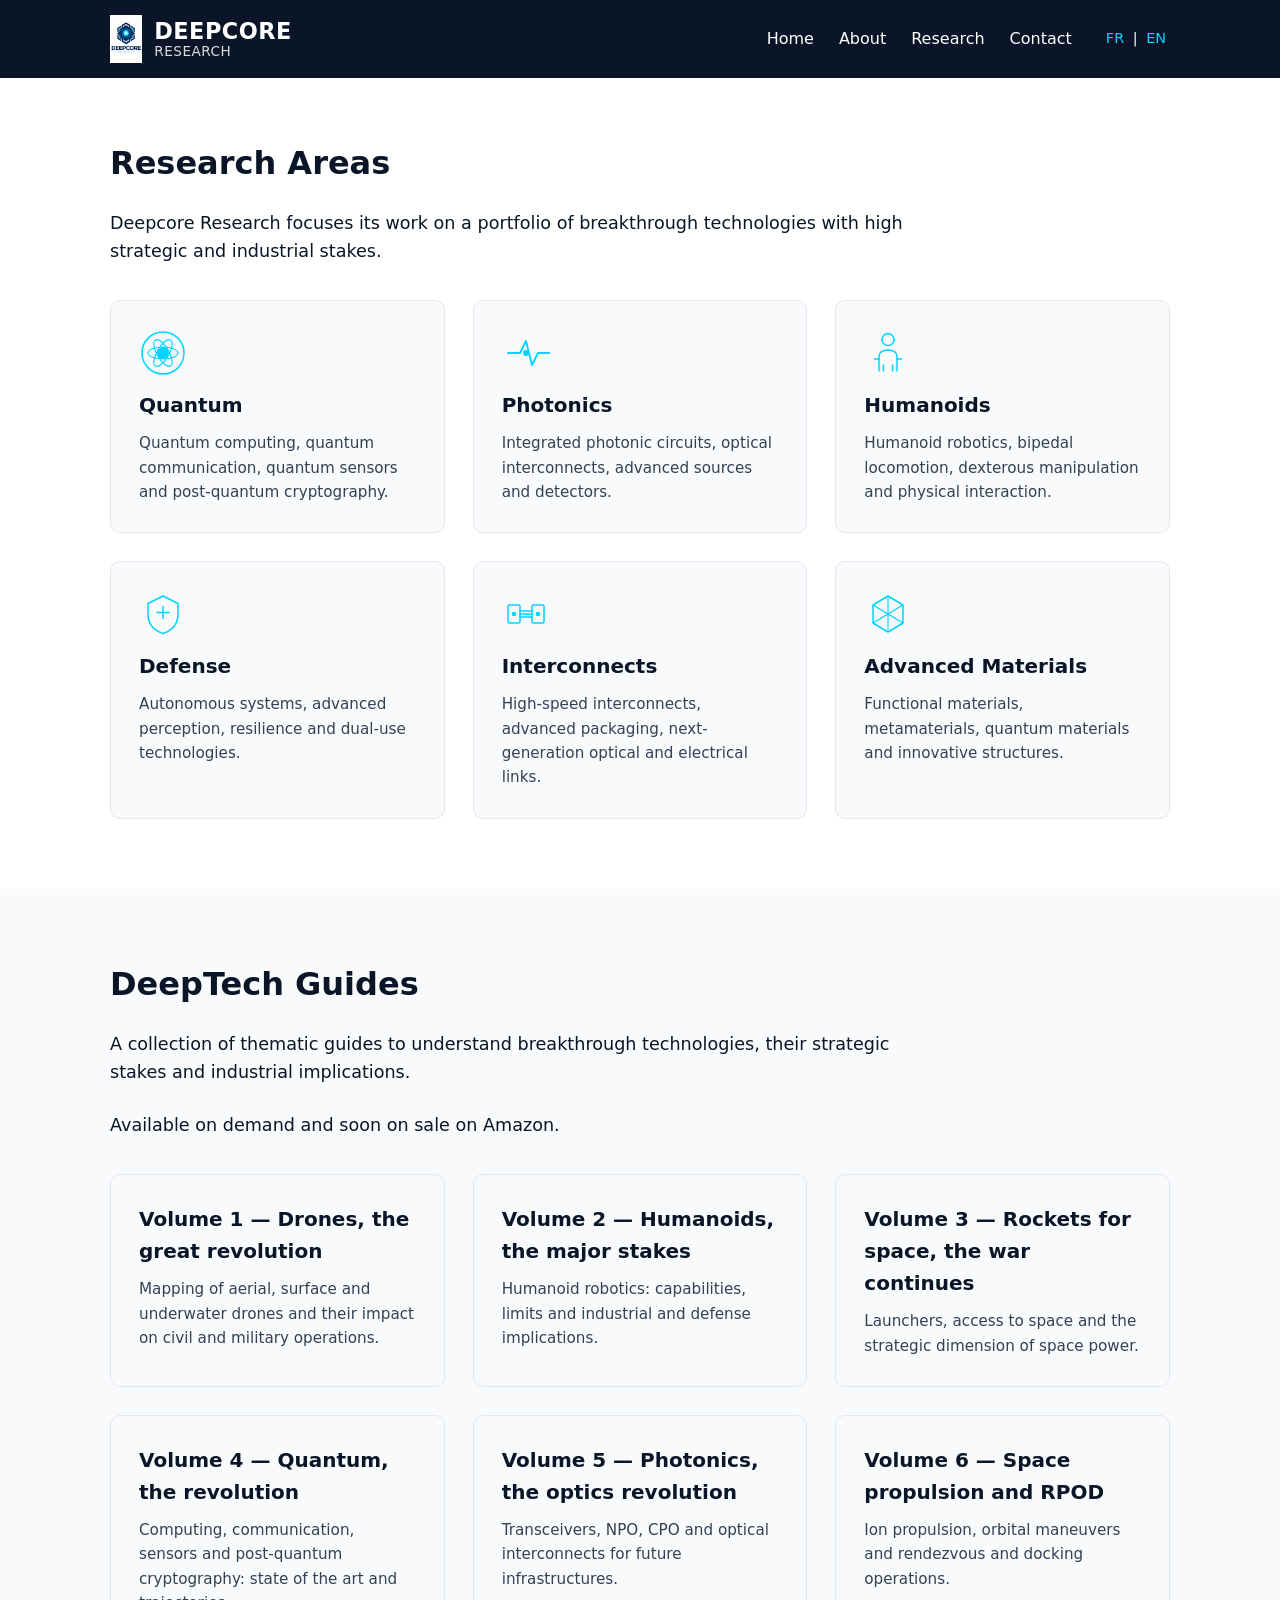
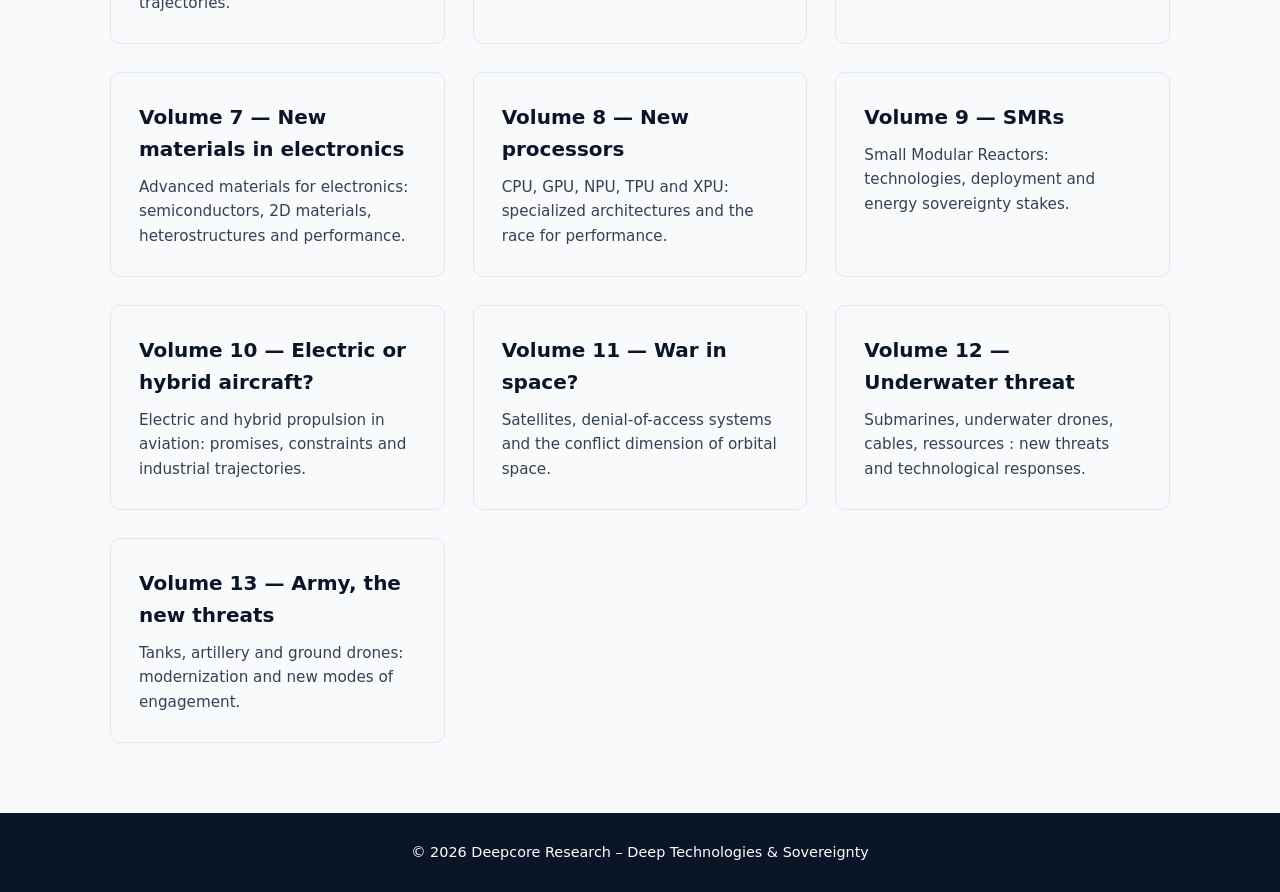
<file: en/research.html>
<!DOCTYPE html>
<html lang="en">
<head>
  <meta charset="UTF-8">
  <meta name="viewport" content="width=device-width, initial-scale=1.0">
  <title>Research – Deepcore Research</title>
  <meta name="description" content="Deepcore Research areas and DeepTech Guides: drones, humanoids, quantum, photonics, defense, SMR and more.">
  <link rel="icon" href="../favicon.svg" type="image/svg+xml">
  <link rel="stylesheet" href="../css/style.css">
</head>
<body>

  <header>
    <div class="container header-content">
      <a href="index.html" class="logo">
        <img src="../images/logopng.JPG" alt="Deepcore Research">
        <div class="logo-text">
          DEEPCORE
          <span>RESEARCH</span>
        </div>
      </a>
      <nav>
        <a href="index.html">Home</a>
        <a href="about.html">About</a>
        <a href="research.html">Research</a>
        <a href="contact.html">Contact</a>
        <span class="lang-switch">
          <a href="../research.html">FR</a> |
          <a href="research.html">EN</a>
        </span>
      </nav>
    </div>
  </header>

  <section style="padding-top: 60px;">
    <div class="container">
      <h2>Research Areas</h2>
      <p style="margin-bottom: 15px; font-size: 1.1rem; max-width: 800px;">
        Deepcore Research focuses its work on a portfolio of breakthrough technologies with high strategic and industrial stakes.
      </p>

      <div class="grid">
        <div class="card card-with-icon">
          <img src="../images/icons/quantum.svg" alt="Quantum" class="card-icon">
          <h3>Quantum</h3>
          <p>Quantum computing, quantum communication, quantum sensors and post-quantum cryptography.</p>
        </div>
        <div class="card card-with-icon">
          <img src="../images/icons/photonics.svg" alt="Photonics" class="card-icon">
          <h3>Photonics</h3>
          <p>Integrated photonic circuits, optical interconnects, advanced sources and detectors.</p>
        </div>
        <div class="card card-with-icon">
          <img src="../images/icons/humanoids.svg" alt="Humanoids" class="card-icon">
          <h3>Humanoids</h3>
          <p>Humanoid robotics, bipedal locomotion, dexterous manipulation and physical interaction.</p>
        </div>
        <div class="card card-with-icon">
          <img src="../images/icons/defense.svg" alt="Defense" class="card-icon">
          <h3>Defense</h3>
          <p>Autonomous systems, advanced perception, resilience and dual-use technologies.</p>
        </div>
        <div class="card card-with-icon">
          <img src="../images/icons/interconnects.svg" alt="Interconnects" class="card-icon">
          <h3>Interconnects</h3>
          <p>High-speed interconnects, advanced packaging, next-generation optical and electrical links.</p>
        </div>
        <div class="card card-with-icon">
          <img src="../images/icons/materials.svg" alt="Advanced Materials" class="card-icon">
          <h3>Advanced Materials</h3>
          <p>Functional materials, metamaterials, quantum materials and innovative structures.</p>
        </div>
      </div>
    </div>
  </section>

  <section style="background: #f8fafc;">
    <div class="container">
      <h2>DeepTech Guides</h2>
      <p style="margin-bottom: 25px; font-size: 1.1rem; max-width: 800px;">
        A collection of thematic guides to understand breakthrough technologies, their strategic stakes and industrial implications.
      </p>
      <p style="margin-bottom: 25px; font-size: 1.1rem; max-width: 800px;">
        Available on demand and soon on sale on Amazon.
      </p>

      <div class="grid">
        <div class="card">
          <h3>Volume 1 — Drones, the great revolution</h3>
          <p>Mapping of aerial, surface and underwater drones and their impact on civil and military operations.</p>
        </div>
        <div class="card">
          <h3>Volume 2 — Humanoids, the major stakes</h3>
          <p>Humanoid robotics: capabilities, limits and industrial and defense implications.</p>
        </div>
        <div class="card">
          <h3>Volume 3 — Rockets for space, the war continues</h3>
          <p>Launchers, access to space and the strategic dimension of space power.</p>
        </div>
        <div class="card">
          <h3>Volume 4 — Quantum, the revolution</h3>
          <p>Computing, communication, sensors and post-quantum cryptography: state of the art and trajectories.</p>
        </div>
        <div class="card">
          <h3>Volume 5 — Photonics, the optics revolution</h3>
          <p>Transceivers, NPO, CPO and optical interconnects for future infrastructures.</p>
        </div>
        <div class="card">
          <h3>Volume 6 — Space propulsion and RPOD</h3>
          <p>Ion propulsion, orbital maneuvers and rendezvous and docking operations.</p>
        </div>
        <div class="card">
          <h3>Volume 7 — New materials in electronics</h3>
          <p>Advanced materials for electronics: semiconductors, 2D materials, heterostructures and performance.</p>
        </div>
        <div class="card">
          <h3>Volume 8 — New processors</h3>
          <p>CPU, GPU, NPU, TPU and XPU: specialized architectures and the race for performance.</p>
        </div>
        <div class="card">
          <h3>Volume 9 — SMRs</h3>
          <p>Small Modular Reactors: technologies, deployment and energy sovereignty stakes.</p>
        </div>
        <div class="card">
          <h3>Volume 10 — Electric or hybrid aircraft?</h3>
          <p>Electric and hybrid propulsion in aviation: promises, constraints and industrial trajectories.</p>
        </div>
        <div class="card">
          <h3>Volume 11 — War in space?</h3>
          <p>Satellites, denial-of-access systems and the conflict dimension of orbital space.</p>
        </div>
        <div class="card">
          <h3>Volume 12 — Underwater threat</h3>
          <p>Submarines, underwater drones, cables, ressources : new threats and technological responses.</p>
        </div>
        <div class="card">
          <h3>Volume 13 — Army, the new threats</h3>
          <p>Tanks, artillery and ground drones: modernization and new modes of engagement.</p>
        </div>
      </div>
    </div>
  </section>

  <footer>
    <div class="container">
      <p>© 2026 Deepcore Research – Deep Technologies & Sovereignty</p>
    </div>
  </footer>

</body>
</html>
</file>
<file: css/style.css>
* {
  margin: 0;
  padding: 0;
  box-sizing: border-box;
}

body {
  font-family: 'Segoe UI', system-ui, -apple-system, sans-serif;
  line-height: 1.6;
  color: #0A1628;
  background: #ffffff;
}

.container {
  max-width: 1100px;
  margin: 0 auto;
  padding: 0 20px;
}

/* Header */
header {
  background: #0A1628;
  color: white;
  padding: 15px 0;
  position: sticky;
  top: 0;
  z-index: 100;
}

.header-content {
  display: flex;
  justify-content: space-between;
  align-items: center;
  flex-wrap: wrap;
  gap: 15px;
}

.logo {
  display: flex;
  align-items: center;
  gap: 12px;
  text-decoration: none;
  color: white;
}

.logo img {
  height: 48px;
  width: auto;
}

.logo-text {
  font-size: 1.4rem;
  font-weight: 700;
  letter-spacing: 0.5px;
  line-height: 1.1;
}

.logo-text span {
  font-weight: 400;
  font-size: 0.85rem;
  opacity: 0.85;
  display: block;
}

nav {
  display: flex;
  align-items: center;
  flex-wrap: wrap;
  gap: 5px;
}

nav a {
  color: white;
  text-decoration: none;
  margin-left: 20px;
  font-weight: 500;
  transition: color 0.2s;
}

nav a:hover {
  color: #00D4FF;
}

.lang-switch {
  margin-left: 25px;
  font-size: 0.9rem;
}

.lang-switch a {
  color: #00D4FF;
  margin: 0 4px;
}

/* Hero */
.hero {
  background: linear-gradient(135deg, #0A1628 0%, #12253f 100%);
  color: white;
  padding: 80px 0;
  text-align: center;
}

.hero h1 {
  font-size: 2.8rem;
  margin-bottom: 15px;
  letter-spacing: -0.5px;
}

.hero p {
  font-size: 1.25rem;
  opacity: 0.9;
  max-width: 700px;
  margin: 0 auto 30px;
}

.btn {
  display: inline-block;
  background: #00D4FF;
  color: #0A1628;
  padding: 13px 30px;
  border-radius: 6px;
  text-decoration: none;
  font-weight: 600;
  transition: transform 0.2s, box-shadow 0.2s;
}

.btn:hover {
  transform: translateY(-2px);
  box-shadow: 0 6px 20px rgba(0, 212, 255, 0.3);
}

/* Sections */
section {
  padding: 70px 0;
}

section h2 {
  font-size: 2rem;
  margin-bottom: 20px;
  color: #0A1628;
}

section h3 {
  font-size: 1.25rem;
  margin-bottom: 10px;
  color: #0A1628;
}

.grid {
  display: grid;
  grid-template-columns: repeat(auto-fit, minmax(280px, 1fr));
  gap: 28px;
  margin-top: 35px;
}

.card {
  background: #f8fafc;
  border: 1px solid #e2e8f0;
  border-radius: 10px;
  padding: 28px;
  transition: border-color 0.2s, box-shadow 0.2s;
}

.card:hover {
  border-color: #00D4FF;
  box-shadow: 0 4px 15px rgba(0, 0, 0, 0.05);
}

.card h3 {
  color: #0A1628;
  margin-bottom: 10px;
}

.card p {
  color: #334155;
  font-size: 0.95rem;
}

/* Footer */
footer {
  background: #0A1628;
  color: white;
  text-align: center;
  padding: 28px 0;
  font-size: 0.9rem;
}

footer a {
  color: #00D4FF;
}

/* Responsive */
@media (max-width: 700px) {
  .hero h1 {
    font-size: 2rem;
  }
  .hero p {
    font-size: 1.05rem;
  }
  nav a {
    margin-left: 12px;
    font-size: 0.95rem;
  }
  .lang-switch {
    margin-left: 15px;
  }
}

/* Contact Form */
.contact-form {
  max-width: 560px;
  margin-top: 40px;
  background: #f8fafc;
  border: 1px solid #e2e8f0;
  border-radius: 10px;
  padding: 32px;
}

.contact-form label {
  display: block;
  font-weight: 600;
  margin-bottom: 6px;
  color: #0A1628;
  font-size: 0.95rem;
}

.contact-form input,
.contact-form select,
.contact-form textarea {
  width: 100%;
  padding: 12px 14px;
  margin-bottom: 18px;
  border: 1px solid #cbd5e1;
  border-radius: 6px;
  font-size: 1rem;
  font-family: inherit;
  background: #ffffff;
  color: #0A1628;
  transition: border-color 0.2s;
}

.contact-form input:focus,
.contact-form select:focus,
.contact-form textarea:focus {
  outline: none;
  border-color: #00D4FF;
  box-shadow: 0 0 0 3px rgba(0, 212, 255, 0.15);
}

.contact-form textarea {
  min-height: 140px;
  resize: vertical;
}

.contact-form button {
  background: #00D4FF;
  color: #0A1628;
  border: none;
  padding: 13px 28px;
  border-radius: 6px;
  font-weight: 600;
  font-size: 1rem;
  cursor: pointer;
  transition: transform 0.2s, box-shadow 0.2s;
}

.contact-form button:hover {
  transform: translateY(-2px);
  box-shadow: 0 6px 20px rgba(0, 212, 255, 0.3);
}

.form-note {
  margin-top: 16px;
  font-size: 0.85rem;
  color: #64748b;
}

/* Research icons */
.card-icon {
  width: 48px;
  height: 48px;
  margin-bottom: 14px;
  display: block;
}

.card-with-icon {
  text-align: left;
}

.card-with-icon .card-icon {
  margin-bottom: 12px;
}
</file>
